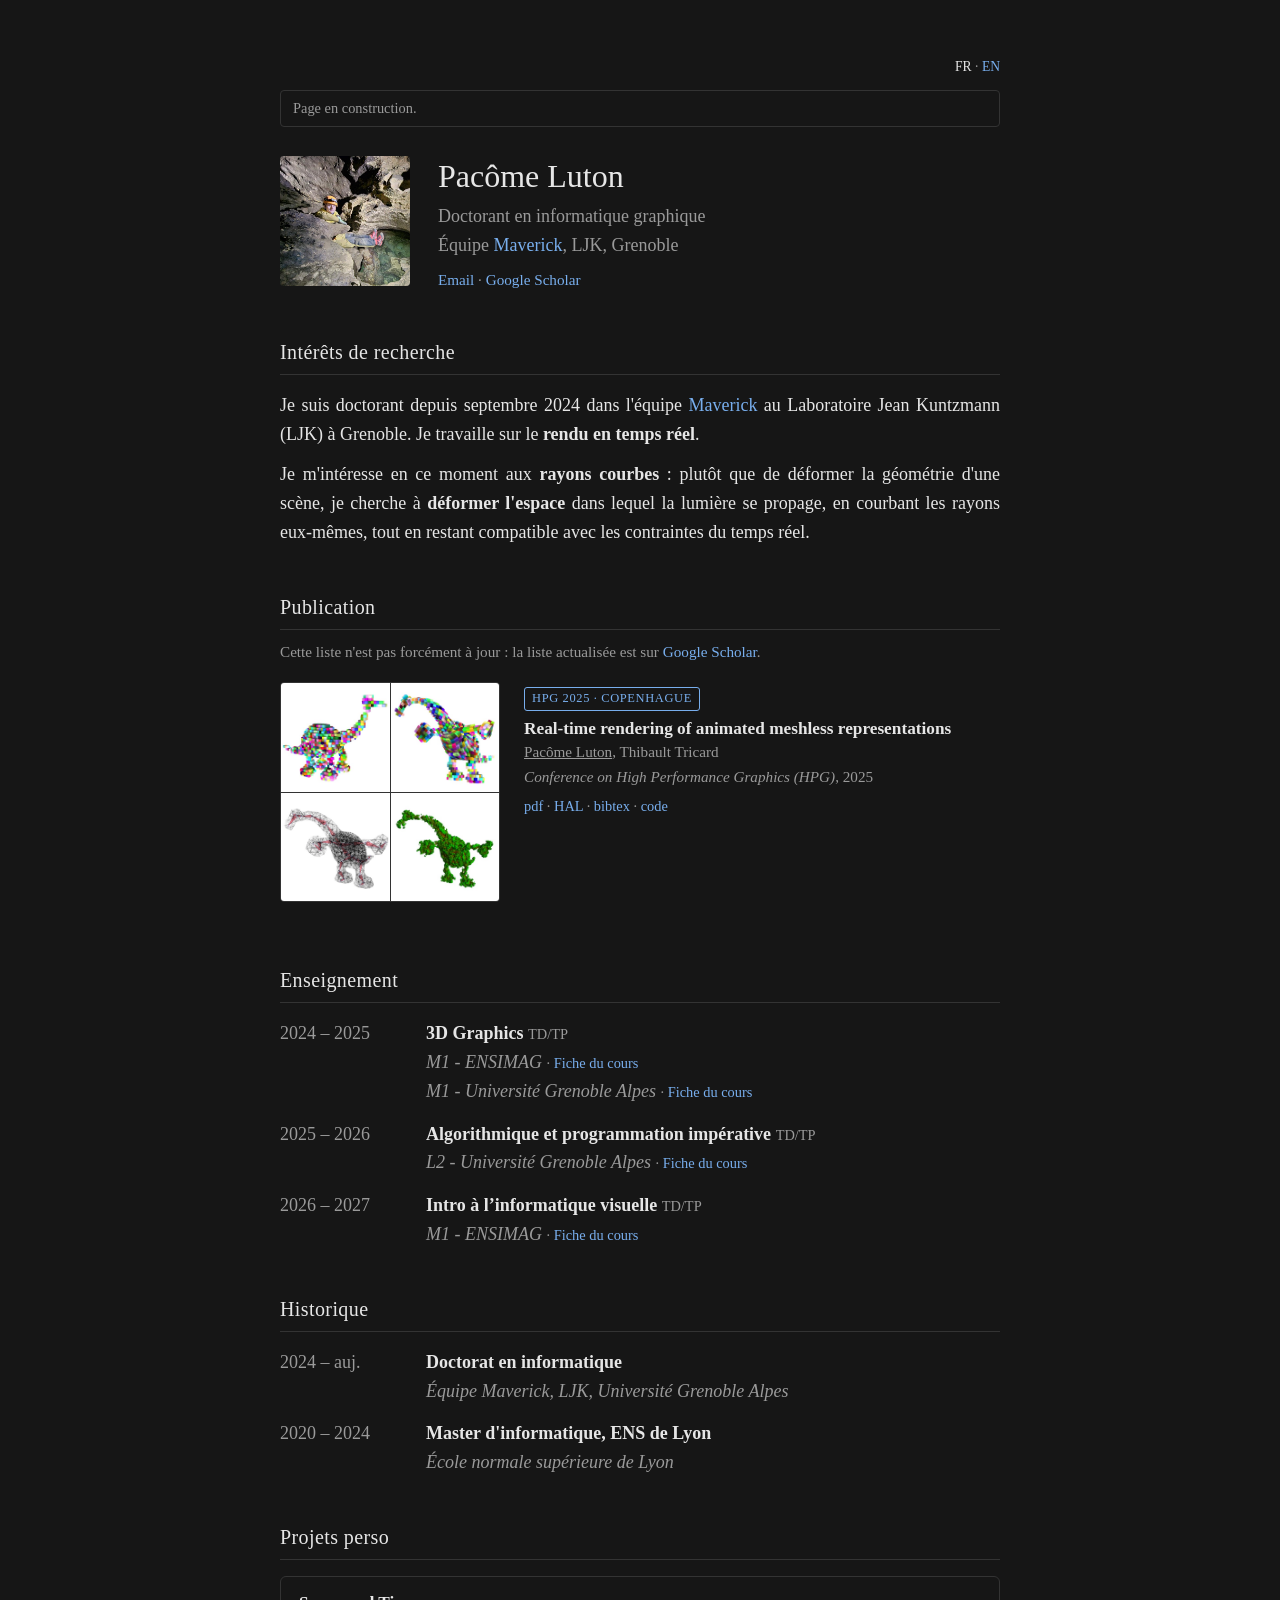
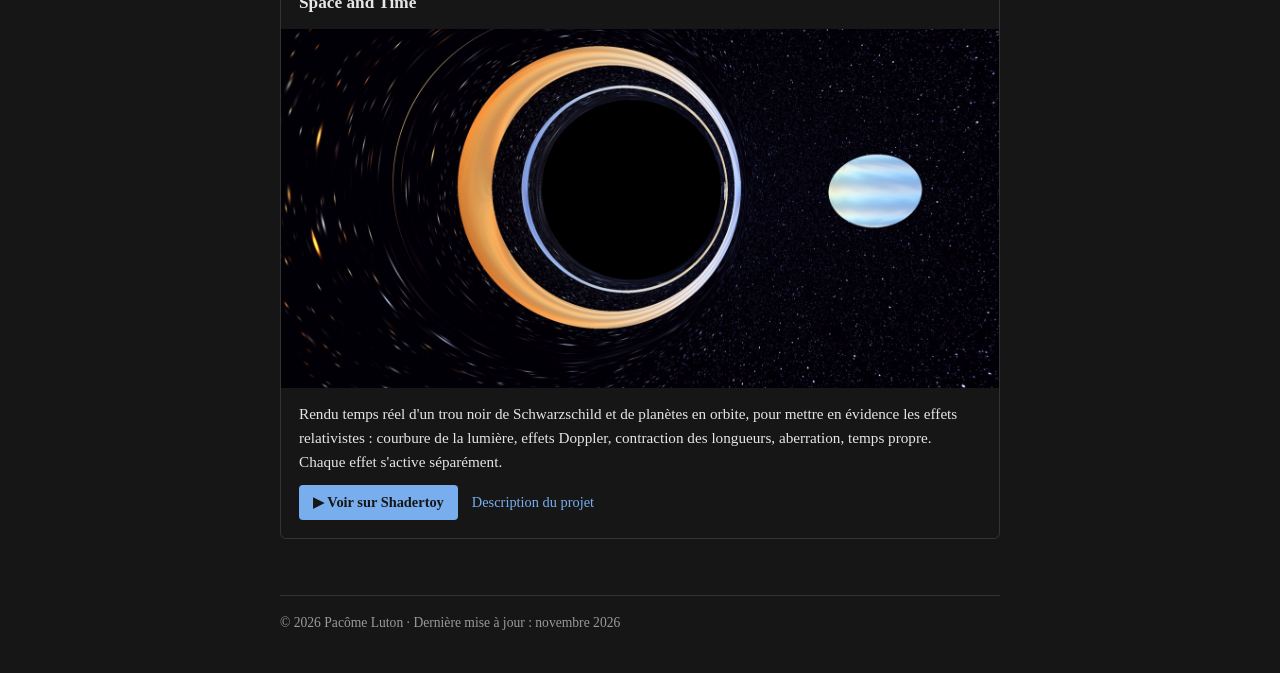
<file: index.html>
<!DOCTYPE html>
<html lang="fr">
<head>
  <meta charset="UTF-8">
  <meta name="viewport" content="width=device-width, initial-scale=1.0">
  <title>Pacôme Luton</title>
  <meta name="description" content="Page personnelle de Pacôme Luton, chercheur en informatique.">
  <link rel="stylesheet" href="style.css">
  <link rel="alternate" hreflang="fr" href="index.html">
  <link rel="alternate" hreflang="en" href="en.html">
</head>
<body>
  <div class="container">

    <nav class="lang" aria-label="Langue"><span aria-current="page">FR</span> · <a href="en.html" lang="en" hreflang="en">EN</a></nav>

    <p class="notice">Page en construction.</p>

    <header>
      <!-- Pour ajouter une photo : mets-la dans profile/ (carrée, environ 400 px) et ajoute une ligne <img>. -->
      <div class="avatar">
        <img class="active" src="profile/profileSpeleo.jpg" alt="">
        <img src="profile/profileArtif.jpg" alt="">
      </div>
      <div>
        <h1>Pacôme Luton</h1>
        <div class="role">Doctorant en informatique graphique<br>Équipe <a href="https://team.inria.fr/maverick/">Maverick</a>, LJK, Grenoble</div>
        <div class="links">
          <a href="mailto:pacome.luton@ens-lyon.fr">Email</a><a href="https://scholar.google.com/citations?user=IxrPG0kAAAAJ">Google Scholar</a>
        </div>
      </div>
    </header>

    <!-- ========== Intérêts de recherche ========== -->
    <section id="recherche">
      <h2>Intérêts de recherche</h2>
      <p>
        Je suis doctorant depuis septembre 2024 dans l'équipe <a href="https://team.inria.fr/maverick/">Maverick</a>
        au Laboratoire Jean Kuntzmann (LJK) à Grenoble. Je travaille sur le
        <strong>rendu en temps réel</strong>.
      </p>
      <p>
        Je m'intéresse en ce moment aux <strong>rayons courbes</strong> : plutôt que de
        déformer la géométrie d'une scène, je cherche à <strong>déformer l'espace</strong>
        dans lequel la lumière se propage, en courbant les rayons eux-mêmes, tout en restant
        compatible avec les contraintes du temps réel.
      </p>
    </section>

    <!-- ========== Papers ========== -->
    <section id="papers">
      <h2>Publication</h2>
      <p class="subtitle">Cette liste n'est pas forcément à jour : la liste actualisée est sur <a href="https://scholar.google.com/citations?user=IxrPG0kAAAAJ">Google Scholar</a>.</p>

      <!-- Pour chaque papier : remplace l'image par ton teaser (ex. papers/hpg25/teaser.jpg dans le dépôt) -->
      <article class="pub">
        <a class="teaser teaser-grid" href="https://hal.science/hal-05095359v1">
          <img src="papers/hpg25/teaserPause2.jpg" alt="Dinosaure composé de cubes colorés, au repos">
          <img src="papers/hpg25/teaserDab2.jpg" alt="Le même dinosaure en cubes, animé et déformé">
          <img src="papers/hpg25/teasertet.jpg" alt="Maillage tétraédrique du dinosaure et son squelette">
          <img src="papers/hpg25/teaserFBM.jpg" alt="Dinosaure à la surface végétale, rendu avec du bruit procédural">
        </a>
        <div>
          <div class="venue">HPG 2025 · Copenhague</div>
          <div class="title">Real-time rendering of animated meshless representations</div>
          <div class="meta"><span class="me">Pacôme Luton</span>, Thibault Tricard</div>
          <div class="meta"><em>Conference on High Performance Graphics (HPG)</em>, 2025</div>
          <div class="refs">
            <a href="https://hal.science/hal-05095359/file/Real_time_rendering_of_animated_meshless_representation_HPG25-3.pdf">pdf</a>
            <a href="https://hal.science/hal-05095359v1">HAL</a>
            <a href="https://hal.science/hal-05095359v1/bibtex">bibtex</a>
            <a href="https://github.com/PacomeLuton/Real-time-rendering-of-animated-meshless-representations">code</a>
          </div>
        </div>
      </article>
    </section>

    <!-- ========== Enseignement ========== -->
    <section id="enseignement">
      <h2>Enseignement</h2>
      <div class="entry">
        <div class="date">2024 – 2025</div>
        <div>
          <strong>3D Graphics</strong> <span class="kind">TD/TP</span>
          <div class="org">M1 - ENSIMAG <a href="https://chamilo.grenoble-inp.fr/courses/ENSIMAG4MMG3D6/">Fiche du cours</a></div>
          <div class="org">M1 - Université Grenoble Alpes <a href="https://formations.univ-grenoble-alpes.fr/fr/offre-de-formation/master-XB/master-informatique-IAQK9B8Z/parcours-master-of-science-in-informatics-at-grenoble-mosig-IB9GGIRD/ue-3d-graphics-IFZBK20Z.html">Fiche du cours</a></div>
        </div>
      </div>
      <div class="entry">
        <div class="date">2025 – 2026</div>
        <div>
          <strong>Algorithmique et programmation impérative</strong> <span class="kind">TD/TP</span>
          <div class="org">L2 - Université Grenoble Alpes <a href="https://formations.univ-grenoble-alpes.fr/fr/catalogue-2021/licence-XA/licence-informatique-IAI7UC15/parcours-mathematiques-informatique-international-1re-et-2e-annee-grenoble-JF2DDBPK/ue-algorithmique-et-programmation-imperative-inf301-IGXR3MDR.html">Fiche du cours</a></div>
        </div>
      </div>
      <div class="entry">
        <div class="date">2026 – 2027</div>
        <div>
          <strong>Intro à l’informatique visuelle</strong> <span class="kind">TD/TP</span>
          <div class="org">M1 - ENSIMAG <a href="https://ensimag.grenoble-inp.fr/fr/formation/introduction-to-visual-computing-wmm7mo06">Fiche du cours</a></div>
        </div>
      </div>
    </section>

    <!-- ========== Historique ========== -->
    <section id="historique">
      <h2>Historique</h2>
      <div class="entry">
        <div class="date">2024 – auj.</div>
        <div><strong>Doctorat en informatique</strong><div class="org">Équipe Maverick, LJK, Université Grenoble Alpes</div></div>
      </div>
      <div class="entry">
        <div class="date">2020 – 2024</div>
        <div>
          <strong>Master d'informatique, ENS de Lyon</strong>
          <div class="org">École normale supérieure de Lyon</div>
          <!-- Stages (masqués pour l'instant)
          <ul class="stages">
            <li><span class="date">2024 · 4 mois</span> <strong>Université de Sherbrooke</strong> (Canada) : génération procédurale de végétation à de multiples échelles.</li>
            <li><span class="date">2023 – 2024 · 6 mois</span> <strong>Inria Montbonnot</strong>, équipe MicMap : approche variationnelle pour la génération automatique de cartes panoramiques.</li>
            <li><span class="date">2023 · 6 mois</span> <strong>LIRIS</strong>, avec Nicolas Bonneel : prédiction de l'erreur Monte-Carlo pour l'échantillonnage adaptatif.</li>
            <li><span class="date">2022 · 3 mois</span> <strong>Max-Planck-Institut für Informatik</strong> (Allemagne), avec Gurprit Singh : analyse spectrale d'échantillonneurs anisotropes.</li>
            <li><span class="date">2021 · 6 semaines</span> <strong>CNRS, Université Savoie Mont Blanc</strong>, avec Tom Hirschowitz : réduction de monades et sûreté du typage.</li>
          </ul>
          -->
        </div>
      </div>
    </section>

    <!-- ========== Projets perso ========== -->
    <section id="projets">
      <h2>Projets perso</h2>
      <!-- Pour chaque projet : crée un dossier dans projets/ avec son index.html et son en.html (style commun : projets/projet.css) et copie un bloc .project. -->
      <article class="project">
        <div class="title">Space and Time</div>
        <a href="https://www.shadertoy.com/view/73tXRM"><img src="projets/space-and-time/space-and-time.jpg" alt="Trou noir entouré d'un arc de lumière orange et bleu, avec une planète bleutée à droite" width="1520" height="952" loading="lazy"></a>
        <div class="body">
          <p class="desc">Rendu temps réel d'un trou noir de Schwarzschild et de planètes en orbite, pour mettre en évidence les effets relativistes : courbure de la lumière, effets Doppler, contraction des longueurs, aberration, temps propre. Chaque effet s'active séparément.</p>
          <div class="refs">
            <a class="cta" href="https://www.shadertoy.com/view/73tXRM">▶ Voir sur Shadertoy</a>
            <a href="projets/space-and-time/index.html">Description du projet</a>
          </div>
        </div>
      </article>
    </section>

    <!-- ========== Divers ========== -->
    <!-- Section masquée pour l'instant
    <section id="divers">
      <h2>Divers</h2>
      <p>En dehors de la recherche, j'aime :</p>
      <ul>
        <li><strong>Passion n°1</strong> : quelques mots.</li>
        <li><strong>Passion n°2</strong> : quelques mots.</li>
        <li><strong>Passion n°3</strong> : quelques mots.</li>
      </ul>
    </section>
    -->

    <footer>© 2026 Pacôme Luton · Dernière mise à jour : novembre 2026</footer>
  </div>

  <script>
    // Alterne les photos de profil (sauf si le visiteur a demandé moins d'animations).
    const photos = document.querySelectorAll('.avatar img');
    if (photos.length > 1 && !matchMedia('(prefers-reduced-motion: reduce)').matches) {
      let current = 0;
      setInterval(() => {
        photos[current].classList.remove('active');
        current = (current + 1) % photos.length;
        photos[current].classList.add('active');
      }, 6000);
    }
  </script>
</body>
</html>
</file>
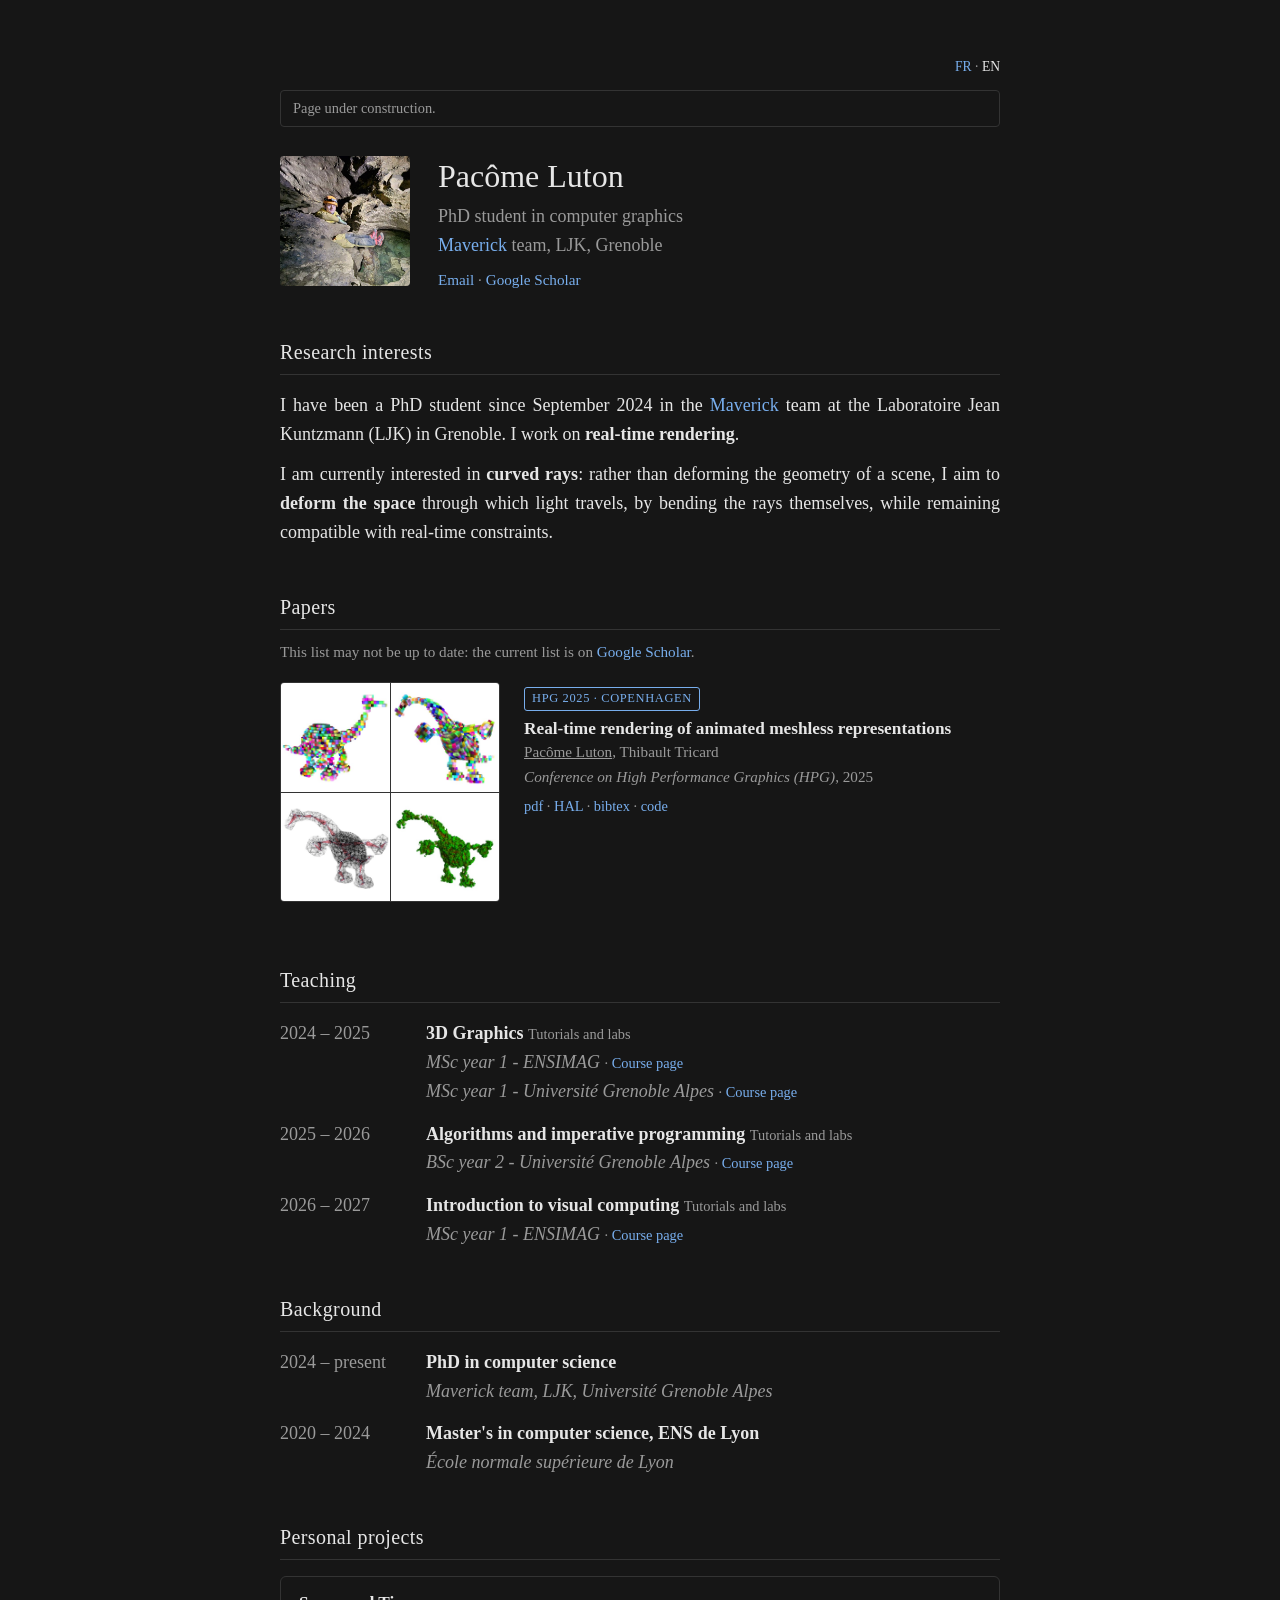
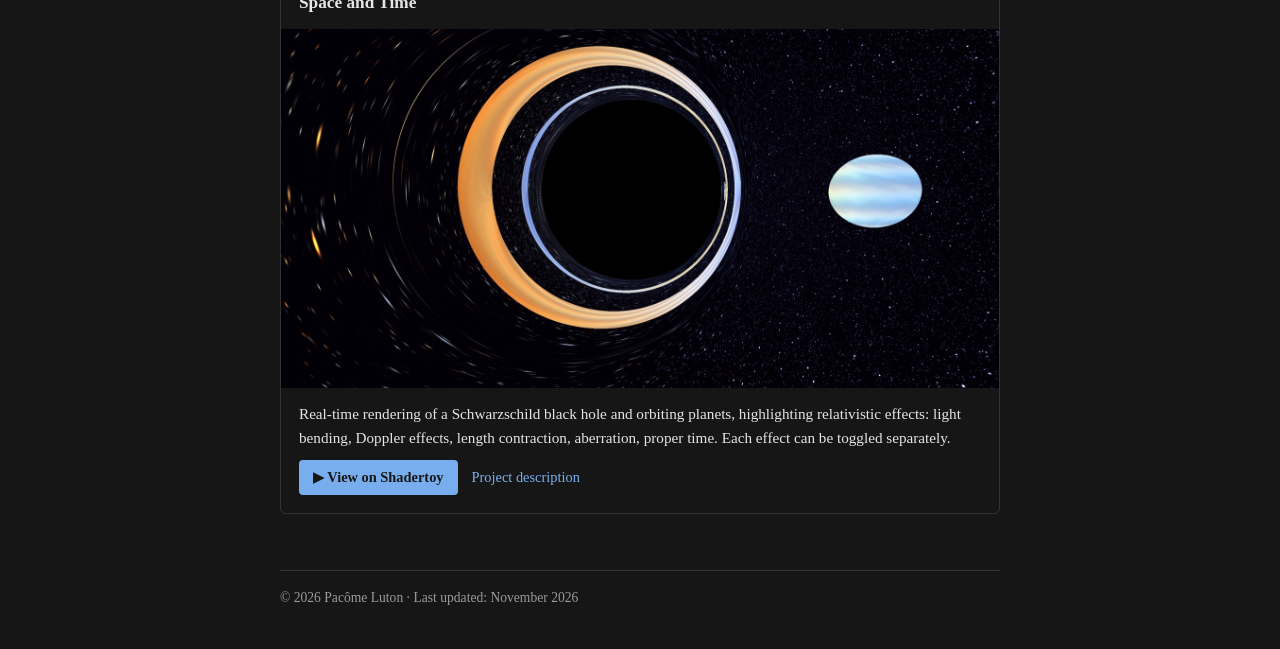
<file: en.html>
<!DOCTYPE html>
<html lang="en">
<head>
  <meta charset="UTF-8">
  <meta name="viewport" content="width=device-width, initial-scale=1.0">
  <title>Pacôme Luton</title>
  <meta name="description" content="Personal page of Pacôme Luton, computer science researcher.">
  <link rel="stylesheet" href="style.css">
  <link rel="alternate" hreflang="fr" href="index.html">
  <link rel="alternate" hreflang="en" href="en.html">
</head>
<body>
  <div class="container">

    <nav class="lang" aria-label="Language"><a href="index.html" lang="fr" hreflang="fr">FR</a> · <span aria-current="page">EN</span></nav>

    <p class="notice">Page under construction.</p>

    <header>
      <!-- Pour ajouter une photo : mets-la dans profile/ (carrée, environ 400 px) et ajoute une ligne <img>. -->
      <div class="avatar">
        <img class="active" src="profile/profileSpeleo.jpg" alt="">
        <img src="profile/profileArtif.jpg" alt="">
      </div>
      <div>
        <h1>Pacôme Luton</h1>
        <div class="role">PhD student in computer graphics<br><a href="https://team.inria.fr/maverick/">Maverick</a> team, LJK, Grenoble</div>
        <div class="links">
          <a href="mailto:pacome.luton@ens-lyon.fr">Email</a><a href="https://scholar.google.com/citations?user=IxrPG0kAAAAJ">Google Scholar</a>
        </div>
      </div>
    </header>

    <!-- ========== Research interests ========== -->
    <section id="recherche">
      <h2>Research interests</h2>
      <p>
        I have been a PhD student since September 2024 in the <a href="https://team.inria.fr/maverick/">Maverick</a>
        team at the Laboratoire Jean Kuntzmann (LJK) in Grenoble. I work on
        <strong>real-time rendering</strong>.
      </p>
      <p>
        I am currently interested in <strong>curved rays</strong>: rather than
        deforming the geometry of a scene, I aim to <strong>deform the space</strong>
        through which light travels, by bending the rays themselves, while remaining
        compatible with real-time constraints.
      </p>
    </section>

    <!-- ========== Papers ========== -->
    <section id="papers">
      <h2>Papers</h2>
      <p class="subtitle">This list may not be up to date: the current list is on <a href="https://scholar.google.com/citations?user=IxrPG0kAAAAJ">Google Scholar</a>.</p>

      <!-- Pour chaque papier : remplace l'image par ton teaser (ex. papers/hpg25/teaser.jpg dans le dépôt) -->
      <article class="pub">
        <a class="teaser teaser-grid" href="https://hal.science/hal-05095359v1">
          <img src="papers/hpg25/teaserPause2.jpg" alt="Dinosaur made of coloured cubes, at rest">
          <img src="papers/hpg25/teaserDab2.jpg" alt="The same cube dinosaur, animated and deformed">
          <img src="papers/hpg25/teasertet.jpg" alt="Tetrahedral mesh of the dinosaur and its skeleton">
          <img src="papers/hpg25/teaserFBM.jpg" alt="Dinosaur with a plant-like surface, rendered with procedural noise">
        </a>
        <div>
          <div class="venue">HPG 2025 · Copenhagen</div>
          <div class="title">Real-time rendering of animated meshless representations</div>
          <div class="meta"><span class="me">Pacôme Luton</span>, Thibault Tricard</div>
          <div class="meta"><em>Conference on High Performance Graphics (HPG)</em>, 2025</div>
          <div class="refs">
            <a href="https://hal.science/hal-05095359/file/Real_time_rendering_of_animated_meshless_representation_HPG25-3.pdf">pdf</a>
            <a href="https://hal.science/hal-05095359v1">HAL</a>
            <a href="https://hal.science/hal-05095359v1/bibtex">bibtex</a>
            <a href="https://github.com/PacomeLuton/Real-time-rendering-of-animated-meshless-representations">code</a>
          </div>
        </div>
      </article>
    </section>

    <!-- ========== Teaching ========== -->
    <section id="enseignement">
      <h2>Teaching</h2>
      <div class="entry">
        <div class="date">2024 – 2025</div>
        <div>
          <strong>3D Graphics</strong> <span class="kind">Tutorials and labs</span>
          <div class="org">MSc year 1 - ENSIMAG <a href="https://chamilo.grenoble-inp.fr/courses/ENSIMAG4MMG3D6/">Course page</a></div>
          <div class="org">MSc year 1 - Université Grenoble Alpes <a href="https://formations.univ-grenoble-alpes.fr/fr/offre-de-formation/master-XB/master-informatique-IAQK9B8Z/parcours-master-of-science-in-informatics-at-grenoble-mosig-IB9GGIRD/ue-3d-graphics-IFZBK20Z.html">Course page</a></div>
        </div>
      </div>
      <div class="entry">
        <div class="date">2025 – 2026</div>
        <div>
          <strong>Algorithms and imperative programming</strong> <span class="kind">Tutorials and labs</span>
          <div class="org">BSc year 2 - Université Grenoble Alpes <a href="https://formations.univ-grenoble-alpes.fr/fr/catalogue-2021/licence-XA/licence-informatique-IAI7UC15/parcours-mathematiques-informatique-international-1re-et-2e-annee-grenoble-JF2DDBPK/ue-algorithmique-et-programmation-imperative-inf301-IGXR3MDR.html">Course page</a></div>
        </div>
      </div>
      <div class="entry">
        <div class="date">2026 – 2027</div>
        <div>
          <strong>Introduction to visual computing</strong> <span class="kind">Tutorials and labs</span>
          <div class="org">MSc year 1 - ENSIMAG <a href="https://ensimag.grenoble-inp.fr/fr/formation/introduction-to-visual-computing-wmm7mo06">Course page</a></div>
        </div>
      </div>
    </section>

    <!-- ========== Background ========== -->
    <section id="historique">
      <h2>Background</h2>
      <div class="entry">
        <div class="date">2024 – present</div>
        <div><strong>PhD in computer science</strong><div class="org">Maverick team, LJK, Université Grenoble Alpes</div></div>
      </div>
      <div class="entry">
        <div class="date">2020 – 2024</div>
        <div>
          <strong>Master's in computer science, ENS de Lyon</strong>
          <div class="org">École normale supérieure de Lyon</div>
          <!-- Stages (masqués pour l'instant)
          <ul class="stages">
            <li><span class="date">2024 · 4 months</span> <strong>Université de Sherbrooke</strong> (Canada): procedural generation of vegetation at multiple scales.</li>
            <li><span class="date">2023 – 2024 · 6 months</span> <strong>Inria Montbonnot</strong>, MicMap team: a variational approach to the automatic generation of panoramic maps.</li>
            <li><span class="date">2023 · 6 months</span> <strong>LIRIS</strong>, with Nicolas Bonneel: Monte Carlo error prediction for adaptive sampling.</li>
            <li><span class="date">2022 · 3 months</span> <strong>Max-Planck-Institut für Informatik</strong> (Germany), with Gurprit Singh: spectral analysis of anisotropic samplers.</li>
            <li><span class="date">2021 · 6 weeks</span> <strong>CNRS, Université Savoie Mont Blanc</strong>, with Tom Hirschowitz: monad reduction and type safety.</li>
          </ul>
          -->
        </div>
      </div>
    </section>

    <!-- ========== Personal projects ========== -->
    <section id="projets">
      <h2>Personal projects</h2>
      <!-- Pour chaque projet : crée un dossier dans projets/ avec son index.html et son en.html (style commun : projets/projet.css) et copie un bloc .project. -->
      <article class="project">
        <div class="title">Space and Time</div>
        <a href="https://www.shadertoy.com/view/73tXRM"><img src="projets/space-and-time/space-and-time.jpg" alt="Black hole surrounded by an orange and blue arc of light, with a bluish planet on the right" width="1520" height="952" loading="lazy"></a>
        <div class="body">
          <p class="desc">Real-time rendering of a Schwarzschild black hole and orbiting planets, highlighting relativistic effects: light bending, Doppler effects, length contraction, aberration, proper time. Each effect can be toggled separately.</p>
          <div class="refs">
            <a class="cta" href="https://www.shadertoy.com/view/73tXRM">▶ View on Shadertoy</a>
            <a href="projets/space-and-time/en.html">Project description</a>
          </div>
        </div>
      </article>
    </section>

    <!-- ========== Divers ========== -->
    <!-- Section masquée pour l'instant
    <section id="divers">
      <h2>Miscellaneous</h2>
      <p>Outside of research, I enjoy:</p>
      <ul>
        <li><strong>Passion #1</strong>: a few words.</li>
        <li><strong>Passion #2</strong>: a few words.</li>
        <li><strong>Passion #3</strong>: a few words.</li>
      </ul>
    </section>
    -->

    <footer>© 2026 Pacôme Luton · Last updated: November 2026</footer>
  </div>

  <script>
    // Alterne les photos de profil (sauf si le visiteur a demandé moins d'animations).
    const photos = document.querySelectorAll('.avatar img');
    if (photos.length > 1 && !matchMedia('(prefers-reduced-motion: reduce)').matches) {
      let current = 0;
      setInterval(() => {
        photos[current].classList.remove('active');
        current = (current + 1) % photos.length;
        photos[current].classList.add('active');
      }, 6000);
    }
  </script>
</body>
</html>
</file>
<file: style.css>
/* Style commun de la page d'accueil (index.html et en.html). */
:root {
  color-scheme: dark;
  --bg: #161616;
  --text: #e6e6e6;
  --muted: #9a9a9a;
  --rule: #333333;
  --link: #78aeed;
}
* { box-sizing: border-box; margin: 0; padding: 0; }
body {
  background: var(--bg);
  color: var(--text);
  font-family: Georgia, "Times New Roman", serif;
  font-size: 18px;
  line-height: 1.6;
}
a { color: var(--link); text-decoration: none; }
a:hover { text-decoration: underline; }
.container { max-width: 760px; margin: 0 auto; padding: 56px 20px 40px; }

.notice { margin-bottom: 24px; padding: 6px 12px; border: 1px solid var(--rule); border-radius: 4px; color: var(--muted); font-size: .9rem; }

/* En-tête */
header { display: flex; gap: 28px; align-items: center; margin-bottom: 16px; }
.avatar { position: relative; width: 130px; height: 130px; border-radius: 4px; overflow: hidden; flex-shrink: 0; background: var(--rule); }
.avatar img { position: absolute; inset: 0; width: 100%; height: 100%; object-fit: cover; opacity: 0; transition: opacity .8s ease; }
.avatar img.active { opacity: 1; }
h1 { font-size: 2rem; font-weight: normal; }
.role { color: var(--muted); }
.links { margin-top: 8px; font-size: .95rem; }
.links a + a::before { content: " · "; color: var(--muted); }

/* Sections */
section { margin-top: 44px; }
h2 {
  font-size: 1.25rem; font-weight: normal; letter-spacing: .02em;
  padding-bottom: 6px; margin-bottom: 16px; border-bottom: 1px solid var(--rule);
}
p + p { margin-top: 12px; }
#recherche p { text-align: justify; hyphens: auto; }
ul { padding-left: 20px; }
li + li { margin-top: 6px; }

/* Papers */
.subtitle { margin: -6px 0 18px; color: var(--muted); font-size: .95rem; }
.paper { margin-bottom: 18px; }
.paper .title { font-weight: bold; }
.paper .meta { color: var(--muted); font-size: .95rem; }
.paper .me { text-decoration: underline; }
.paper .refs { font-size: .9rem; }
details { display: inline; }
summary { display: inline; color: var(--link); cursor: pointer; list-style: none; }
summary::-webkit-details-marker { display: none; }
pre {
  margin-top: 6px; padding: 10px 12px; border: 1px solid var(--rule);
  font-size: 13px; line-height: 1.45; overflow-x: auto;
}

.pub { display: grid; grid-template-columns: 220px 1fr; gap: 24px; align-items: start; padding: 18px 0; border-top: 1px solid var(--rule); }
.pub:first-of-type { border-top: 0; padding-top: 0; }
.pub .teaser { display: block; border: 1px solid var(--rule); border-radius: 4px; overflow: hidden; aspect-ratio: 16 / 10; background: var(--rule); }
.pub .teaser img { width: 100%; height: 100%; object-fit: cover; object-position: top; display: block; }
.pub .teaser-grid { display: grid; grid-template: repeat(2, minmax(0, 1fr)) / repeat(2, minmax(0, 1fr)); gap: 1px; aspect-ratio: 1; }
.pub .teaser-grid img { object-fit: contain; object-position: center; background: #fff; }
.pub .venue { display: inline-block; font-size: .78rem; letter-spacing: .05em; text-transform: uppercase; color: var(--link); border: 1px solid currentColor; border-radius: 3px; padding: 1px 7px; margin-bottom: 6px; }
.pub .title { font-weight: bold; font-size: 1.08rem; line-height: 1.35; }
.pub .meta { color: var(--muted); font-size: .95rem; }
.pub .refs { margin-top: 6px; font-size: .9rem; }
.pub .refs a + a::before { content: " · "; color: var(--muted); }
.paper .me, .pub .me { text-decoration: underline; }

/* Historique */
.entry { display: grid; grid-template-columns: 130px 1fr; gap: 16px; margin-bottom: 14px; }
.entry .date { color: var(--muted); }
.entry .org { color: var(--muted); font-style: italic; }
.entry .kind { color: var(--muted); font-size: .9rem; }
.entry .org a { font-style: normal; font-size: .9rem; }
.entry .org a::before { content: " · "; color: var(--muted); }

.stages { list-style: none; padding: 0; margin-top: 10px; font-size: .95rem; }
.stages li { padding-left: 14px; border-left: 2px solid var(--rule); }
.stages li + li { margin-top: 10px; }
.stages .date { display: block; color: var(--muted); font-size: .85rem; }

/* Projets perso */
.project { border: 1px solid var(--rule); border-radius: 6px; overflow: hidden; }
.project + .project { margin-top: 24px; }
.project .title { padding: 12px 18px; font-weight: bold; font-size: 1.08rem; }
.project img { display: block; width: 100%; height: auto; aspect-ratio: 2 / 1; object-fit: cover; }
.project .body { padding: 14px 18px 18px; }
.project .desc { font-size: .95rem; }
.project .refs { margin-top: 10px; font-size: .9rem; display: flex; flex-wrap: wrap; align-items: center; gap: 6px 14px; }
.project .refs a + a::before { content: none; }
.project .refs .cta { padding: 6px 14px; border-radius: 4px; background: var(--link); color: var(--bg); font-weight: bold; }
.project .refs .cta:hover { text-decoration: none; opacity: .85; }

footer {
  margin-top: 56px; padding-top: 16px; border-top: 1px solid var(--rule);
  color: var(--muted); font-size: .85rem;
}

@media (max-width: 600px) {
  body { font-size: 17px; }
  .container { padding: 32px 16px; }
  header { flex-direction: column; align-items: flex-start; gap: 16px; }
  .avatar { width: 110px; height: 110px; }
  .entry { grid-template-columns: 1fr; gap: 0; }
  .pub { grid-template-columns: 1fr; gap: 12px; }
}

/* Choix de la langue */
.lang { margin-bottom: 12px; color: var(--muted); font-size: .85rem; text-align: right; }
.lang [aria-current] { color: var(--text); }
</file>
